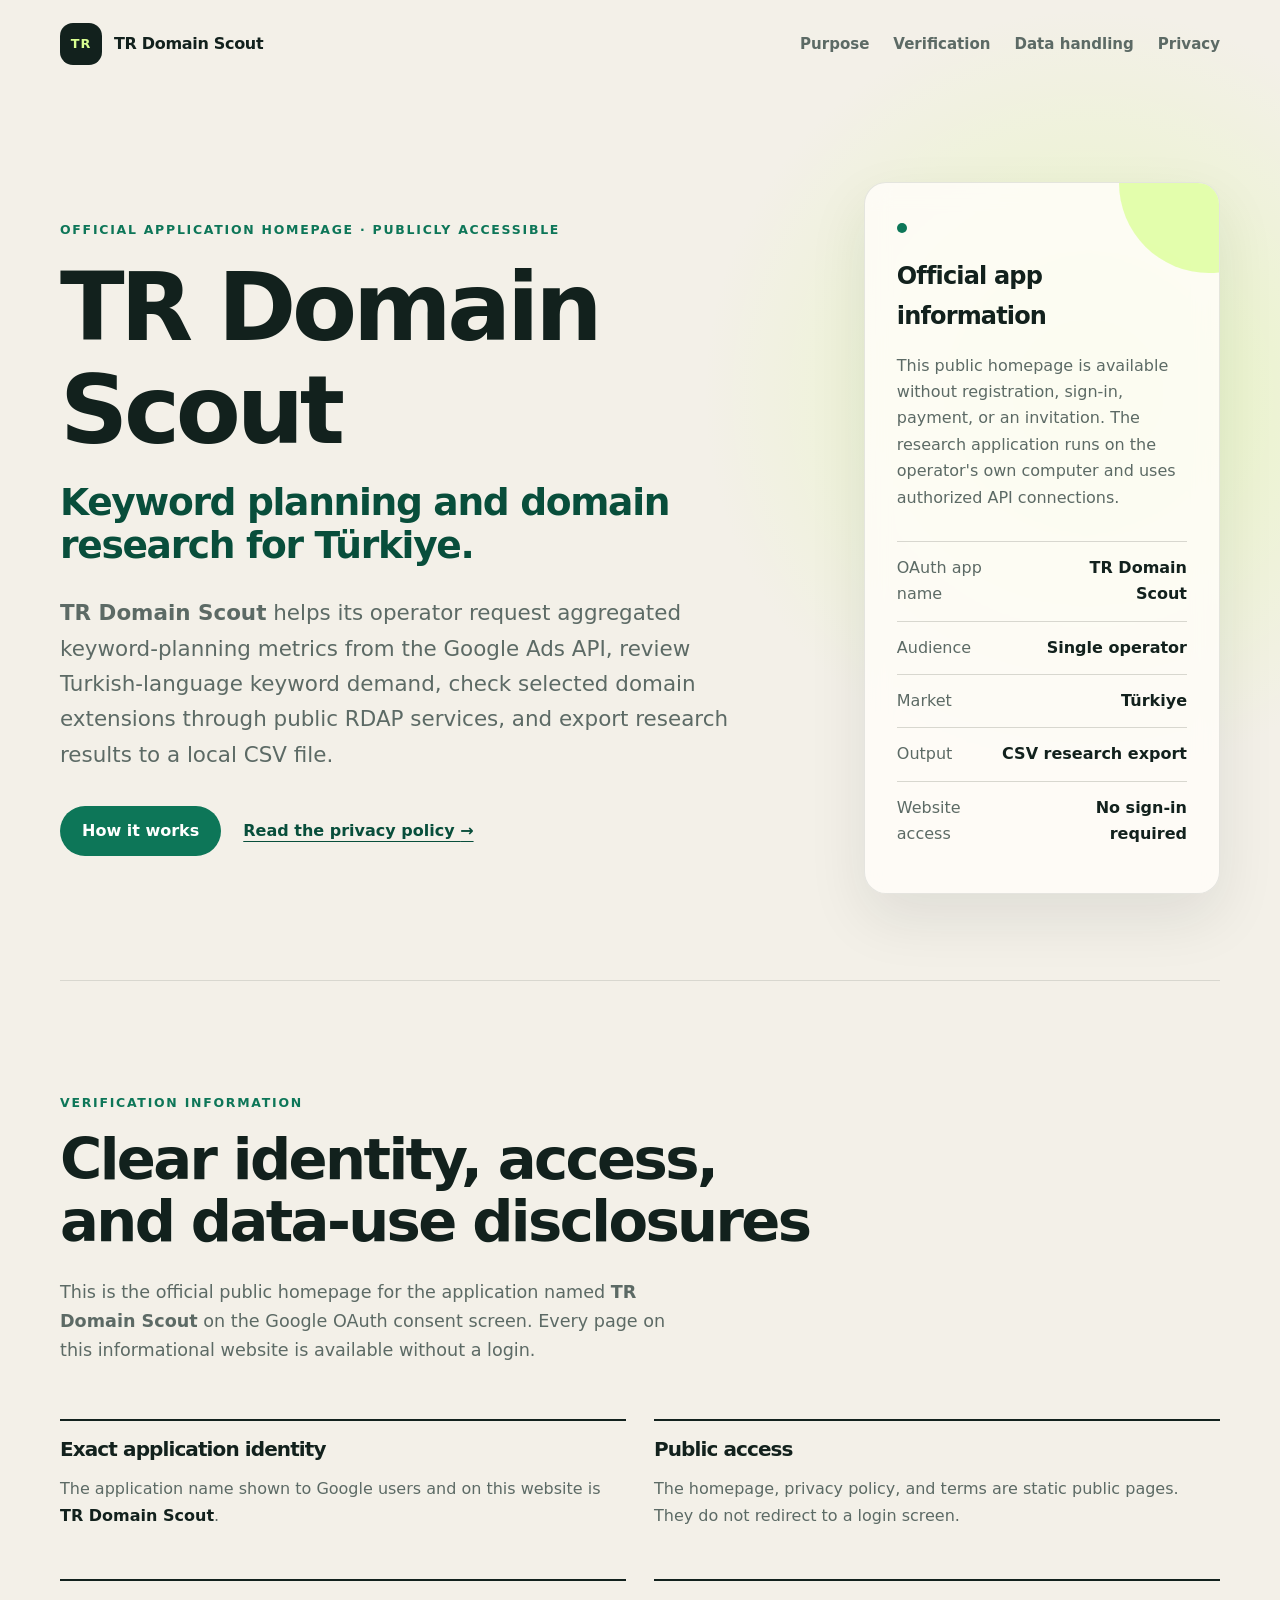
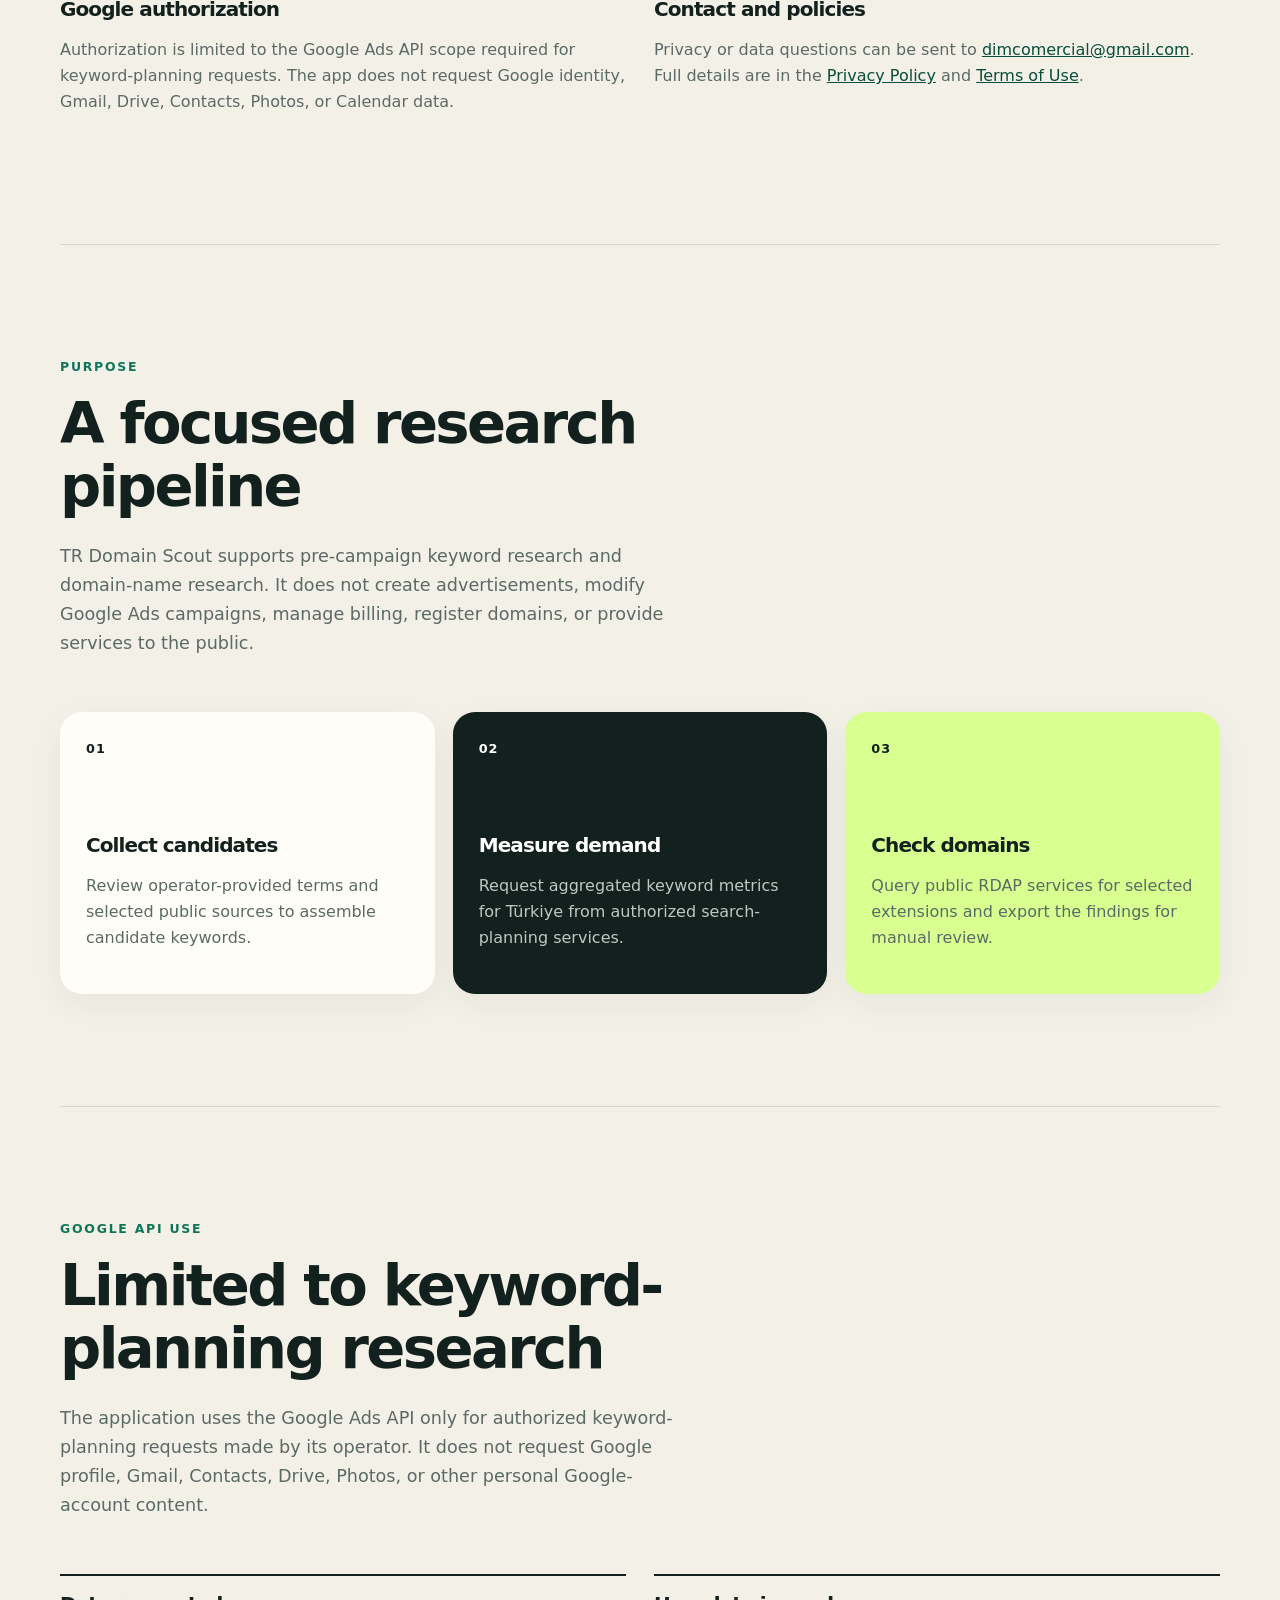
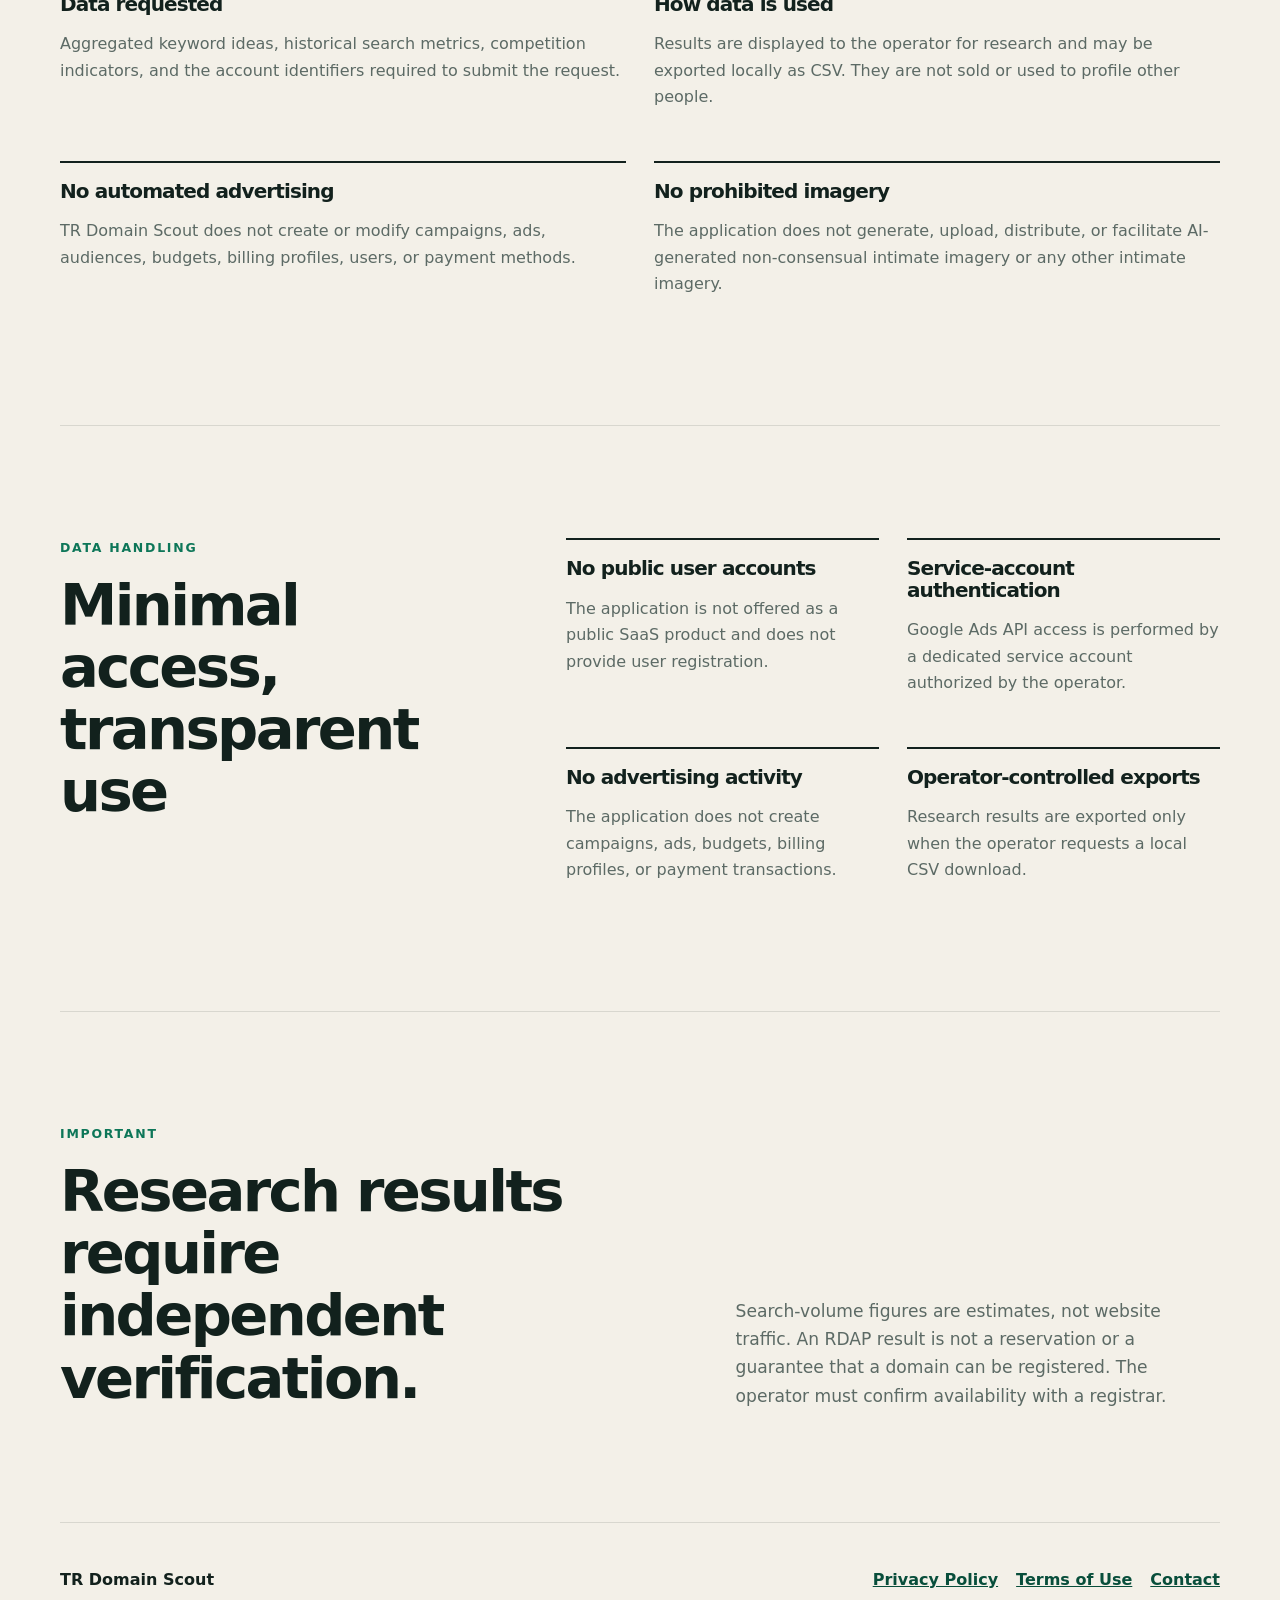
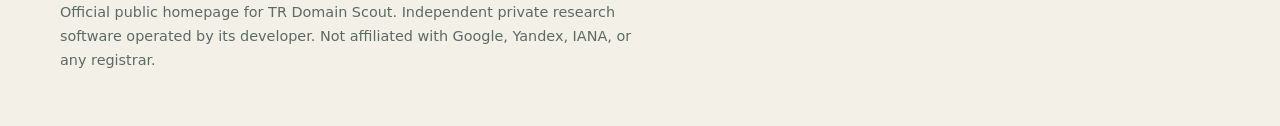
<file: index.html>
<!doctype html>
<html lang="en">
<head>
  <meta charset="utf-8">
  <meta name="viewport" content="width=device-width, initial-scale=1">
  <meta name="robots" content="index, follow">
  <meta name="description" content="TR Domain Scout is a private, locally operated application for Turkish keyword planning research and domain availability checks.">
  <link rel="canonical" href="https://dimcomerical-ai.github.io/">
  <link rel="icon" href="favicon.svg" type="image/svg+xml">
  <title>TR Domain Scout</title>
  <link rel="stylesheet" href="styles.css">
</head>
<body>
  <header class="site-header">
    <a class="brand" href="./" aria-label="TR Domain Scout home">
      <span class="brand-mark" aria-hidden="true">TR</span>
      <span>TR Domain Scout</span>
    </a>
    <nav aria-label="Primary navigation">
      <a href="#purpose">Purpose</a>
      <a href="#verification">Verification</a>
      <a href="#data">Data handling</a>
      <a href="privacy.html">Privacy</a>
    </nav>
  </header>

  <main>
    <section class="hero">
      <div class="hero-copy">
        <p class="eyebrow">Official application homepage · Publicly accessible</p>
        <h1>TR Domain Scout</h1>
        <p class="hero-tagline">Keyword planning and domain research for Türkiye.</p>
        <p class="lede">
          <strong>TR Domain Scout</strong> helps its operator request aggregated keyword-planning metrics
          from the Google Ads API, review Turkish-language keyword demand, check selected domain extensions
          through public RDAP services, and export research results to a local CSV file.
        </p>
        <div class="hero-actions">
          <a class="button" href="#purpose">How it works</a>
          <a class="text-link" href="privacy.html">Read the privacy policy <span aria-hidden="true">→</span></a>
        </div>
      </div>
      <aside class="status-card" aria-label="Application summary">
        <span class="status-dot" aria-hidden="true"></span>
        <p class="status-title">Official app information</p>
        <p>This public homepage is available without registration, sign-in, payment, or an invitation. The research application runs on the operator's own computer and uses authorized API connections.</p>
        <dl>
          <div><dt>OAuth app name</dt><dd>TR Domain Scout</dd></div>
          <div><dt>Audience</dt><dd>Single operator</dd></div>
          <div><dt>Market</dt><dd>Türkiye</dd></div>
          <div><dt>Output</dt><dd>CSV research export</dd></div>
          <div><dt>Website access</dt><dd>No sign-in required</dd></div>
        </dl>
      </aside>
    </section>

    <section class="section" id="verification">
      <div class="section-heading">
        <p class="eyebrow">Verification information</p>
        <h2>Clear identity, access, and data-use disclosures</h2>
        <p>
          This is the official public homepage for the application named <strong>TR Domain Scout</strong> on
          the Google OAuth consent screen. Every page on this informational website is available without a login.
        </p>
      </div>
      <div class="data-grid verification-grid">
        <div>
          <h3>Exact application identity</h3>
          <p>The application name shown to Google users and on this website is <strong>TR Domain Scout</strong>.</p>
        </div>
        <div>
          <h3>Public access</h3>
          <p>The homepage, privacy policy, and terms are static public pages. They do not redirect to a login screen.</p>
        </div>
        <div>
          <h3>Google authorization</h3>
          <p>Authorization is limited to the Google Ads API scope required for keyword-planning requests. The app does not request Google identity, Gmail, Drive, Contacts, Photos, or Calendar data.</p>
        </div>
        <div>
          <h3>Contact and policies</h3>
          <p>Privacy or data questions can be sent to <a href="mailto:dimcomercial@gmail.com">dimcomercial@gmail.com</a>. Full details are in the <a href="privacy.html">Privacy Policy</a> and <a href="terms.html">Terms of Use</a>.</p>
        </div>
      </div>
    </section>

    <section class="section" id="purpose">
      <div class="section-heading">
        <p class="eyebrow">Purpose</p>
        <h2>A focused research pipeline</h2>
        <p>
          TR Domain Scout supports pre-campaign keyword research and domain-name research. It does not create
          advertisements, modify Google Ads campaigns, manage billing, register domains, or provide services
          to the public.
        </p>
      </div>
      <div class="steps">
        <article>
          <span class="step-number">01</span>
          <h3>Collect candidates</h3>
          <p>Review operator-provided terms and selected public sources to assemble candidate keywords.</p>
        </article>
        <article>
          <span class="step-number">02</span>
          <h3>Measure demand</h3>
          <p>Request aggregated keyword metrics for Türkiye from authorized search-planning services.</p>
        </article>
        <article>
          <span class="step-number">03</span>
          <h3>Check domains</h3>
          <p>Query public RDAP services for selected extensions and export the findings for manual review.</p>
        </article>
      </div>
    </section>

    <section class="section" id="google-api-use">
      <div class="section-heading">
        <p class="eyebrow">Google API use</p>
        <h2>Limited to keyword-planning research</h2>
        <p>
          The application uses the Google Ads API only for authorized keyword-planning requests made by its
          operator. It does not request Google profile, Gmail, Contacts, Drive, Photos, or other personal
          Google-account content.
        </p>
      </div>
      <div class="data-grid">
        <div>
          <h3>Data requested</h3>
          <p>Aggregated keyword ideas, historical search metrics, competition indicators, and the account identifiers required to submit the request.</p>
        </div>
        <div>
          <h3>How data is used</h3>
          <p>Results are displayed to the operator for research and may be exported locally as CSV. They are not sold or used to profile other people.</p>
        </div>
        <div>
          <h3>No automated advertising</h3>
          <p>TR Domain Scout does not create or modify campaigns, ads, audiences, budgets, billing profiles, users, or payment methods.</p>
        </div>
        <div>
          <h3>No prohibited imagery</h3>
          <p>The application does not generate, upload, distribute, or facilitate AI-generated non-consensual intimate imagery or any other intimate imagery.</p>
        </div>
      </div>
    </section>

    <section class="section data-section" id="data">
      <div class="section-heading">
        <p class="eyebrow">Data handling</p>
        <h2>Minimal access, transparent use</h2>
      </div>
      <div class="data-grid">
        <div>
          <h3>No public user accounts</h3>
          <p>The application is not offered as a public SaaS product and does not provide user registration.</p>
        </div>
        <div>
          <h3>Service-account authentication</h3>
          <p>Google Ads API access is performed by a dedicated service account authorized by the operator.</p>
        </div>
        <div>
          <h3>No advertising activity</h3>
          <p>The application does not create campaigns, ads, budgets, billing profiles, or payment transactions.</p>
        </div>
        <div>
          <h3>Operator-controlled exports</h3>
          <p>Research results are exported only when the operator requests a local CSV download.</p>
        </div>
      </div>
    </section>

    <section class="section notice">
      <div>
        <p class="eyebrow">Important</p>
        <h2>Research results require independent verification.</h2>
      </div>
      <p>
        Search-volume figures are estimates, not website traffic. An RDAP result is not a reservation or a
        guarantee that a domain can be registered. The operator must confirm availability with a registrar.
      </p>
    </section>
  </main>

  <footer>
    <div>
      <strong>TR Domain Scout</strong>
      <p>Official public homepage for TR Domain Scout. Independent private research software operated by its developer. Not affiliated with Google, Yandex, IANA, or any registrar.</p>
    </div>
    <div class="footer-links">
      <a href="privacy.html">Privacy Policy</a>
      <a href="terms.html">Terms of Use</a>
      <a href="mailto:dimcomercial@gmail.com">Contact</a>
    </div>
  </footer>
</body>
</html>
</file>
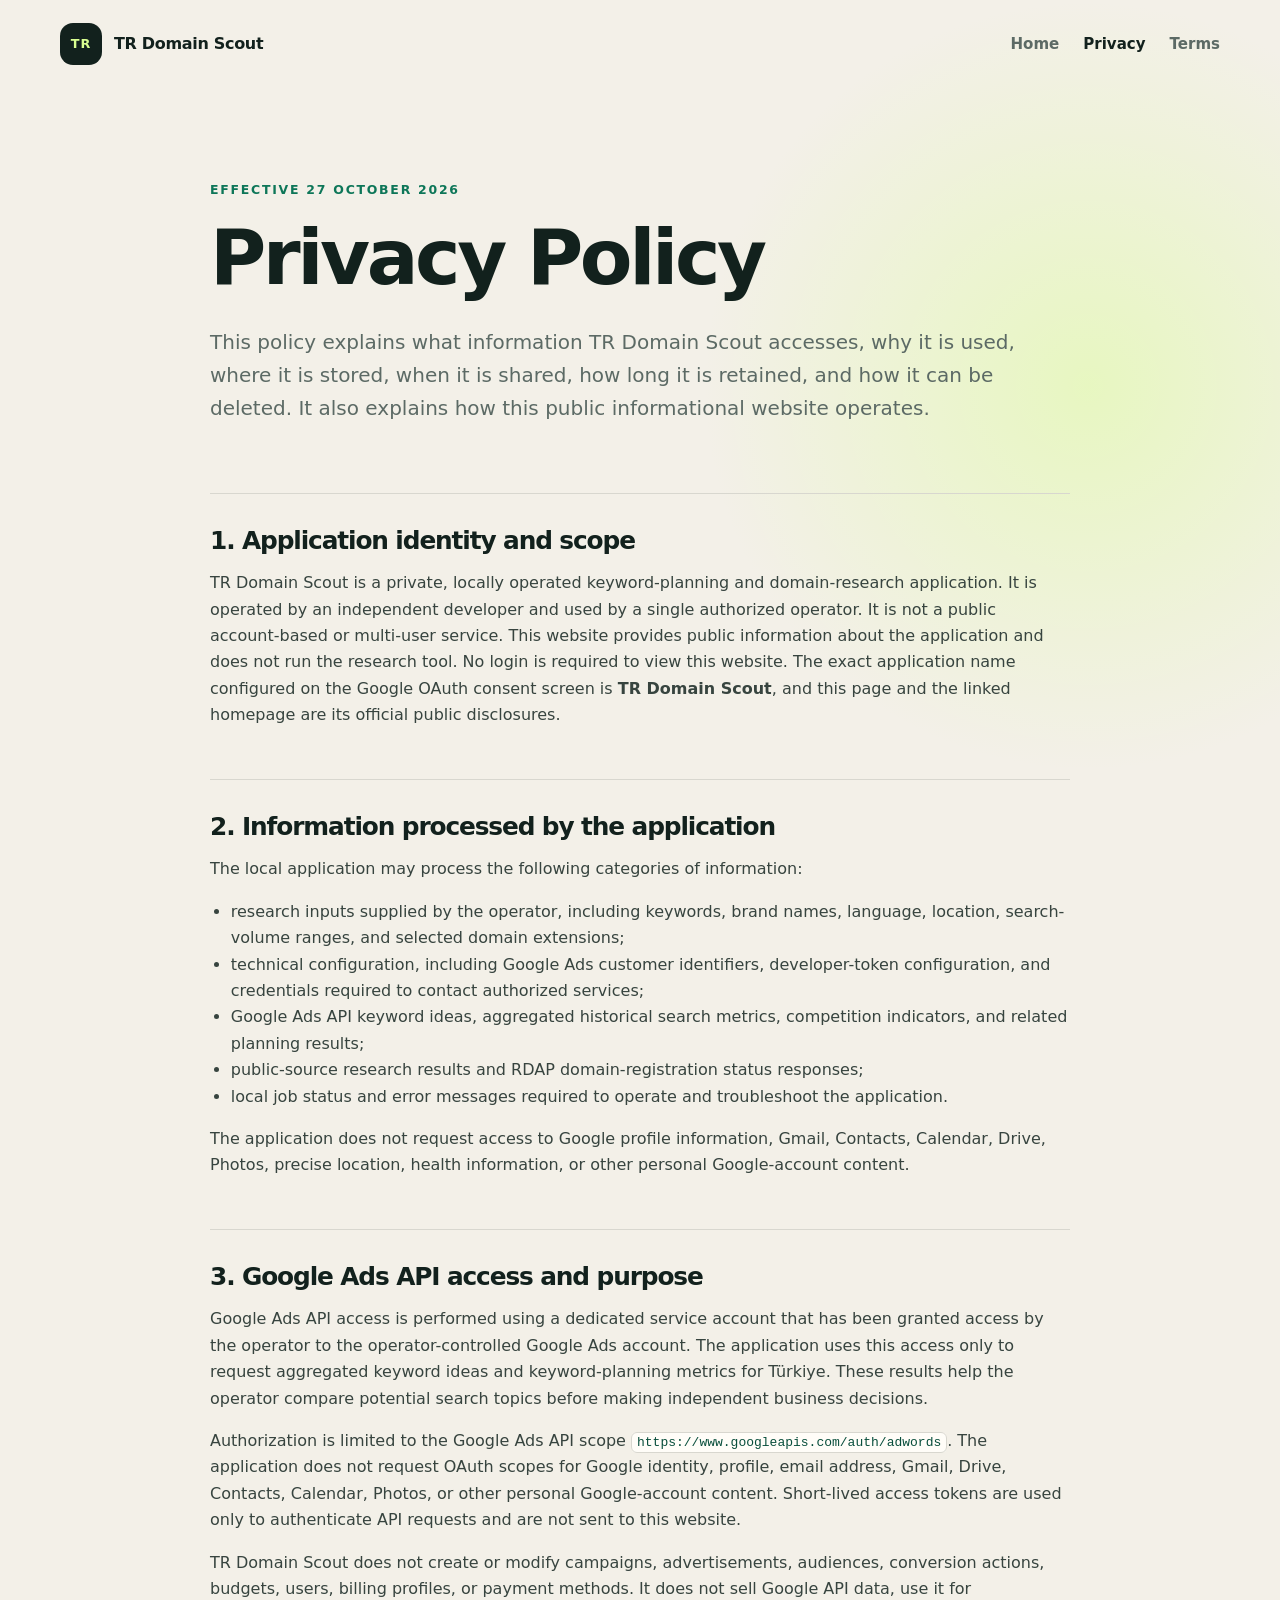
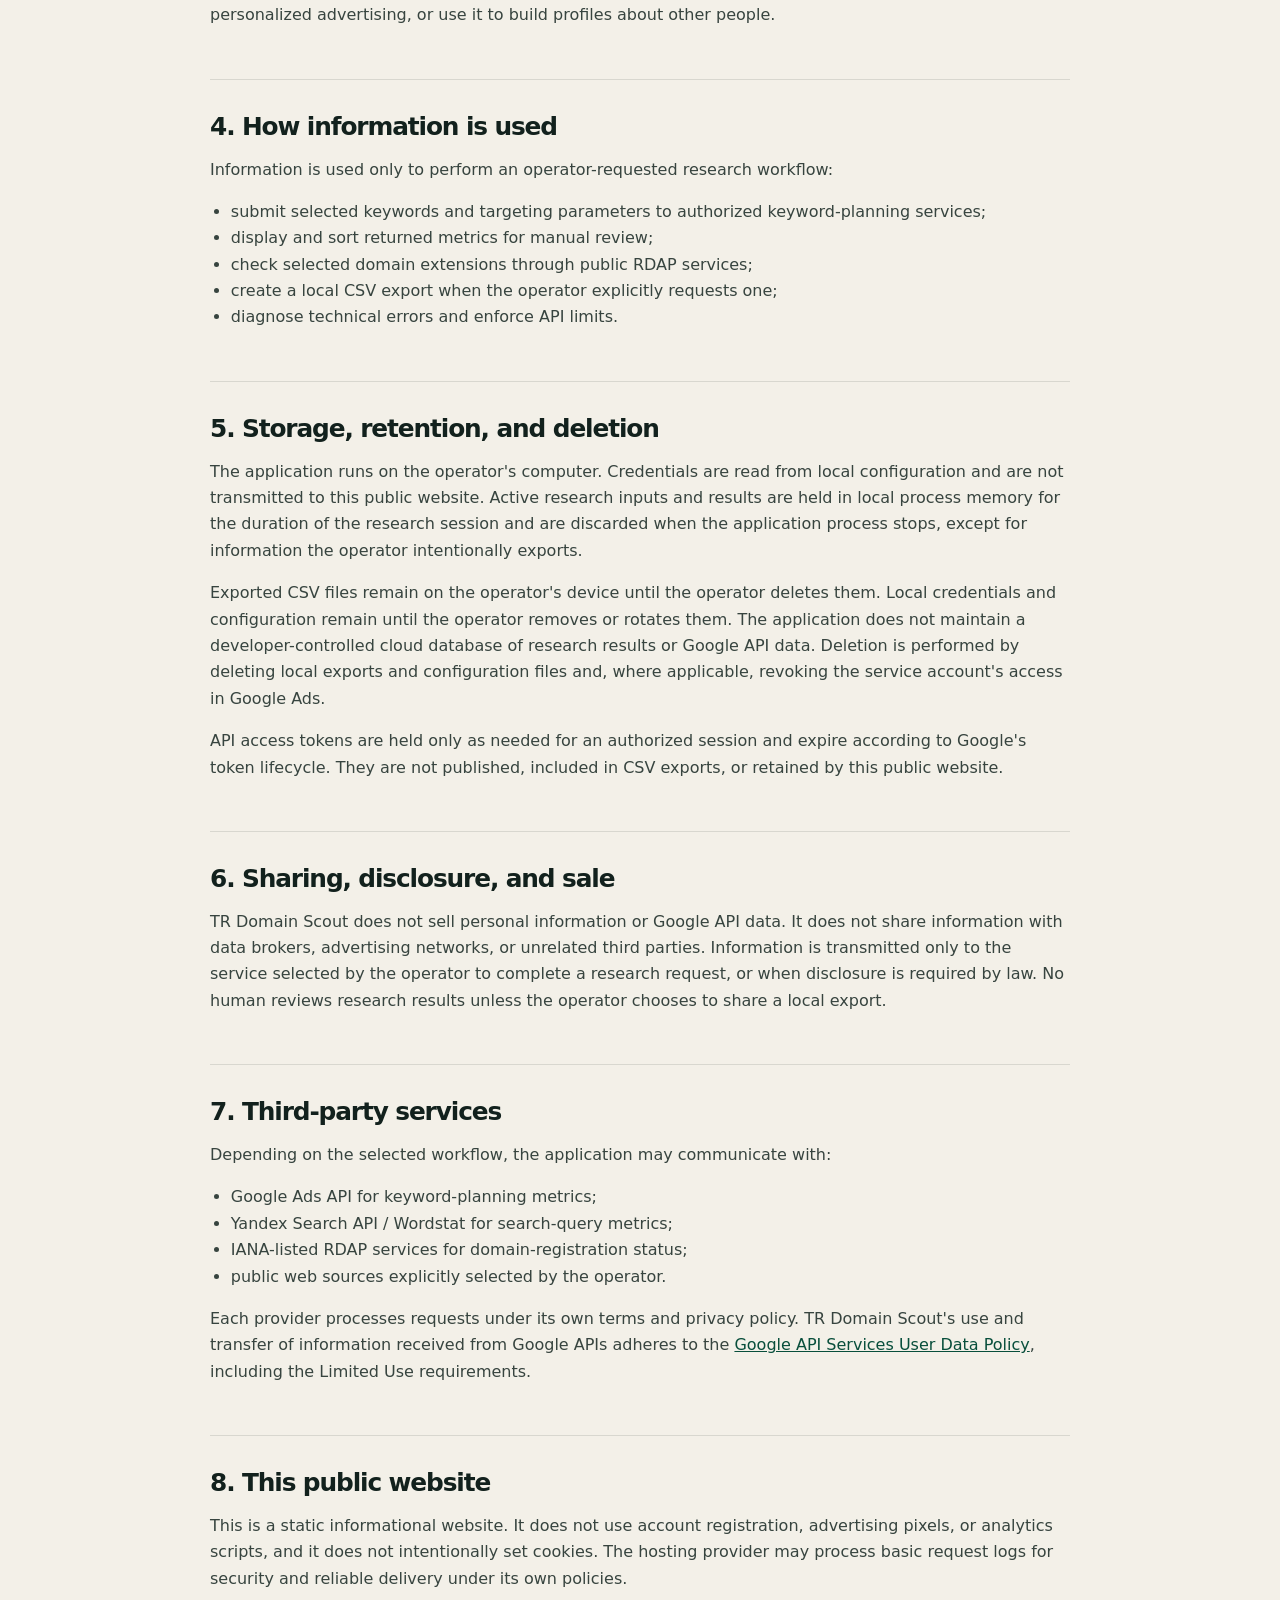
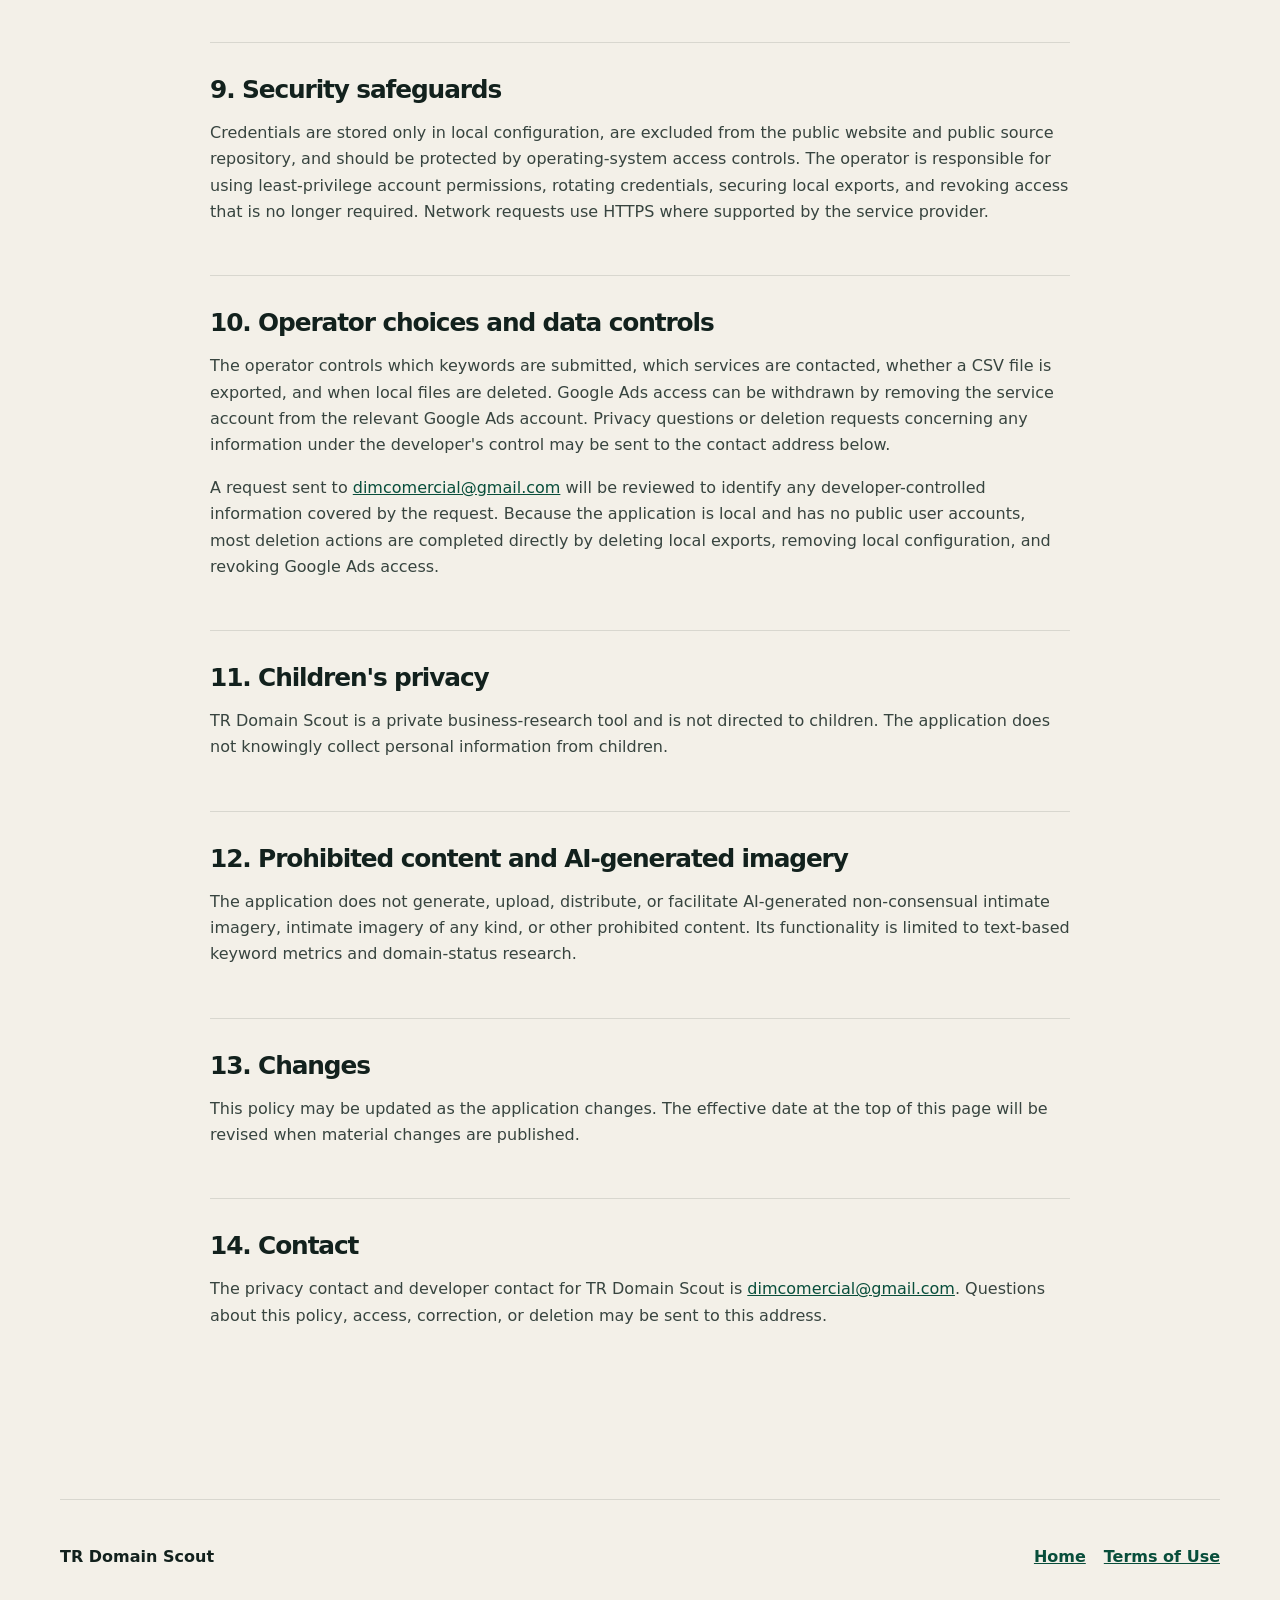
<file: privacy.html>
<!doctype html>
<html lang="en">
<head>
  <meta charset="utf-8">
  <meta name="viewport" content="width=device-width, initial-scale=1">
  <meta name="robots" content="index, follow">
  <meta name="description" content="Privacy Policy describing the data collection, use, storage, sharing, retention, and deletion practices of TR Domain Scout.">
  <link rel="canonical" href="https://dimcomerical-ai.github.io/privacy.html">
  <link rel="icon" href="favicon.svg" type="image/svg+xml">
  <title>Privacy Policy · TR Domain Scout</title>
  <link rel="stylesheet" href="styles.css">
</head>
<body>
  <header class="site-header">
    <a class="brand" href="./" aria-label="TR Domain Scout home">
      <span class="brand-mark" aria-hidden="true">TR</span>
      <span>TR Domain Scout</span>
    </a>
    <nav aria-label="Primary navigation">
      <a href="./">Home</a>
      <a aria-current="page" href="privacy.html">Privacy</a>
      <a href="terms.html">Terms</a>
    </nav>
  </header>

  <main class="legal-page">
    <p class="eyebrow">Effective 27 October 2026</p>
    <h1>Privacy Policy</h1>
    <p class="legal-intro">
      This policy explains what information TR Domain Scout accesses, why it is used, where it is stored,
      when it is shared, how long it is retained, and how it can be deleted. It also explains how this public
      informational website operates.
    </p>

    <section>
      <h2>1. Application identity and scope</h2>
      <p>
        TR Domain Scout is a private, locally operated keyword-planning and domain-research application.
        It is operated by an independent developer and used by a single authorized operator. It is not a
        public account-based or multi-user service. This website provides public information about the
        application and does not run the research tool. No login is required to view this website. The exact
        application name configured on the Google OAuth consent screen is <strong>TR Domain Scout</strong>, and
        this page and the linked homepage are its official public disclosures.
      </p>
    </section>

    <section>
      <h2>2. Information processed by the application</h2>
      <p>The local application may process the following categories of information:</p>
      <ul>
        <li>research inputs supplied by the operator, including keywords, brand names, language, location, search-volume ranges, and selected domain extensions;</li>
        <li>technical configuration, including Google Ads customer identifiers, developer-token configuration, and credentials required to contact authorized services;</li>
        <li>Google Ads API keyword ideas, aggregated historical search metrics, competition indicators, and related planning results;</li>
        <li>public-source research results and RDAP domain-registration status responses;</li>
        <li>local job status and error messages required to operate and troubleshoot the application.</li>
      </ul>
      <p>
        The application does not request access to Google profile information, Gmail, Contacts, Calendar,
        Drive, Photos, precise location, health information, or other personal Google-account content.
      </p>
    </section>

    <section>
      <h2>3. Google Ads API access and purpose</h2>
      <p>
        Google Ads API access is performed using a dedicated service account that has been granted access by
        the operator to the operator-controlled Google Ads account. The application uses this access only to
        request aggregated keyword ideas and keyword-planning metrics for Türkiye. These results help the
        operator compare potential search topics before making independent business decisions.
      </p>
      <p>
        Authorization is limited to the Google Ads API scope
        <code>https://www.googleapis.com/auth/adwords</code>. The application does not request OAuth scopes for
        Google identity, profile, email address, Gmail, Drive, Contacts, Calendar, Photos, or other personal
        Google-account content. Short-lived access tokens are used only to authenticate API requests and are
        not sent to this website.
      </p>
      <p>
        TR Domain Scout does not create or modify campaigns, advertisements, audiences, conversion actions,
        budgets, users, billing profiles, or payment methods. It does not sell Google API data, use it for
        personalized advertising, or use it to build profiles about other people.
      </p>
    </section>

    <section>
      <h2>4. How information is used</h2>
      <p>Information is used only to perform an operator-requested research workflow:</p>
      <ul>
        <li>submit selected keywords and targeting parameters to authorized keyword-planning services;</li>
        <li>display and sort returned metrics for manual review;</li>
        <li>check selected domain extensions through public RDAP services;</li>
        <li>create a local CSV export when the operator explicitly requests one;</li>
        <li>diagnose technical errors and enforce API limits.</li>
      </ul>
    </section>

    <section>
      <h2>5. Storage, retention, and deletion</h2>
      <p>
        The application runs on the operator's computer. Credentials are read from local configuration and are
        not transmitted to this public website. Active research inputs and results are held in local process
        memory for the duration of the research session and are discarded when the application process stops,
        except for information the operator intentionally exports.
      </p>
      <p>
        Exported CSV files remain on the operator's device until the operator deletes them. Local credentials
        and configuration remain until the operator removes or rotates them. The application does not maintain
        a developer-controlled cloud database of research results or Google API data. Deletion is performed by
        deleting local exports and configuration files and, where applicable, revoking the service account's
        access in Google Ads.
      </p>
      <p>
        API access tokens are held only as needed for an authorized session and expire according to Google's
        token lifecycle. They are not published, included in CSV exports, or retained by this public website.
      </p>
    </section>

    <section>
      <h2>6. Sharing, disclosure, and sale</h2>
      <p>
        TR Domain Scout does not sell personal information or Google API data. It does not share information
        with data brokers, advertising networks, or unrelated third parties. Information is transmitted only
        to the service selected by the operator to complete a research request, or when disclosure is required
        by law. No human reviews research results unless the operator chooses to share a local export.
      </p>
    </section>

    <section>
      <h2>7. Third-party services</h2>
      <p>Depending on the selected workflow, the application may communicate with:</p>
      <ul>
        <li>Google Ads API for keyword-planning metrics;</li>
        <li>Yandex Search API / Wordstat for search-query metrics;</li>
        <li>IANA-listed RDAP services for domain-registration status;</li>
        <li>public web sources explicitly selected by the operator.</li>
      </ul>
      <p>
        Each provider processes requests under its own terms and privacy policy. TR Domain Scout's use and
        transfer of information received from Google APIs adheres to the
        <a href="https://developers.google.com/terms/api-services-user-data-policy">Google API Services User Data Policy</a>,
        including the Limited Use requirements.
      </p>
    </section>

    <section>
      <h2>8. This public website</h2>
      <p>
        This is a static informational website. It does not use account registration, advertising pixels, or
        analytics scripts, and it does not intentionally set cookies. The hosting provider may process basic
        request logs for security and reliable delivery under its own policies.
      </p>
    </section>

    <section>
      <h2>9. Security safeguards</h2>
      <p>
        Credentials are stored only in local configuration, are excluded from the public website and public
        source repository, and should be protected by operating-system access controls. The operator is
        responsible for using least-privilege account permissions, rotating credentials, securing local
        exports, and revoking access that is no longer required. Network requests use HTTPS where supported by
        the service provider.
      </p>
    </section>

    <section>
      <h2>10. Operator choices and data controls</h2>
      <p>
        The operator controls which keywords are submitted, which services are contacted, whether a CSV file is
        exported, and when local files are deleted. Google Ads access can be withdrawn by removing the service
        account from the relevant Google Ads account. Privacy questions or deletion requests concerning any
        information under the developer's control may be sent to the contact address below.
      </p>
      <p>
        A request sent to <a href="mailto:dimcomercial@gmail.com">dimcomercial@gmail.com</a> will be reviewed to
        identify any developer-controlled information covered by the request. Because the application is local
        and has no public user accounts, most deletion actions are completed directly by deleting local exports,
        removing local configuration, and revoking Google Ads access.
      </p>
    </section>

    <section>
      <h2>11. Children's privacy</h2>
      <p>
        TR Domain Scout is a private business-research tool and is not directed to children. The application
        does not knowingly collect personal information from children.
      </p>
    </section>

    <section>
      <h2>12. Prohibited content and AI-generated imagery</h2>
      <p>
        The application does not generate, upload, distribute, or facilitate AI-generated non-consensual
        intimate imagery, intimate imagery of any kind, or other prohibited content. Its functionality is
        limited to text-based keyword metrics and domain-status research.
      </p>
    </section>

    <section>
      <h2>13. Changes</h2>
      <p>
        This policy may be updated as the application changes. The effective date at the top of this page will
        be revised when material changes are published.
      </p>
    </section>

    <section>
      <h2>14. Contact</h2>
      <p>
        The privacy contact and developer contact for TR Domain Scout is
        <a href="mailto:dimcomercial@gmail.com">dimcomercial@gmail.com</a>. Questions about this policy,
        access, correction, or deletion may be sent to this address.
      </p>
    </section>
  </main>

  <footer>
    <div><strong>TR Domain Scout</strong></div>
    <div class="footer-links">
      <a href="./">Home</a>
      <a href="terms.html">Terms of Use</a>
    </div>
  </footer>
</body>
</html>
</file>
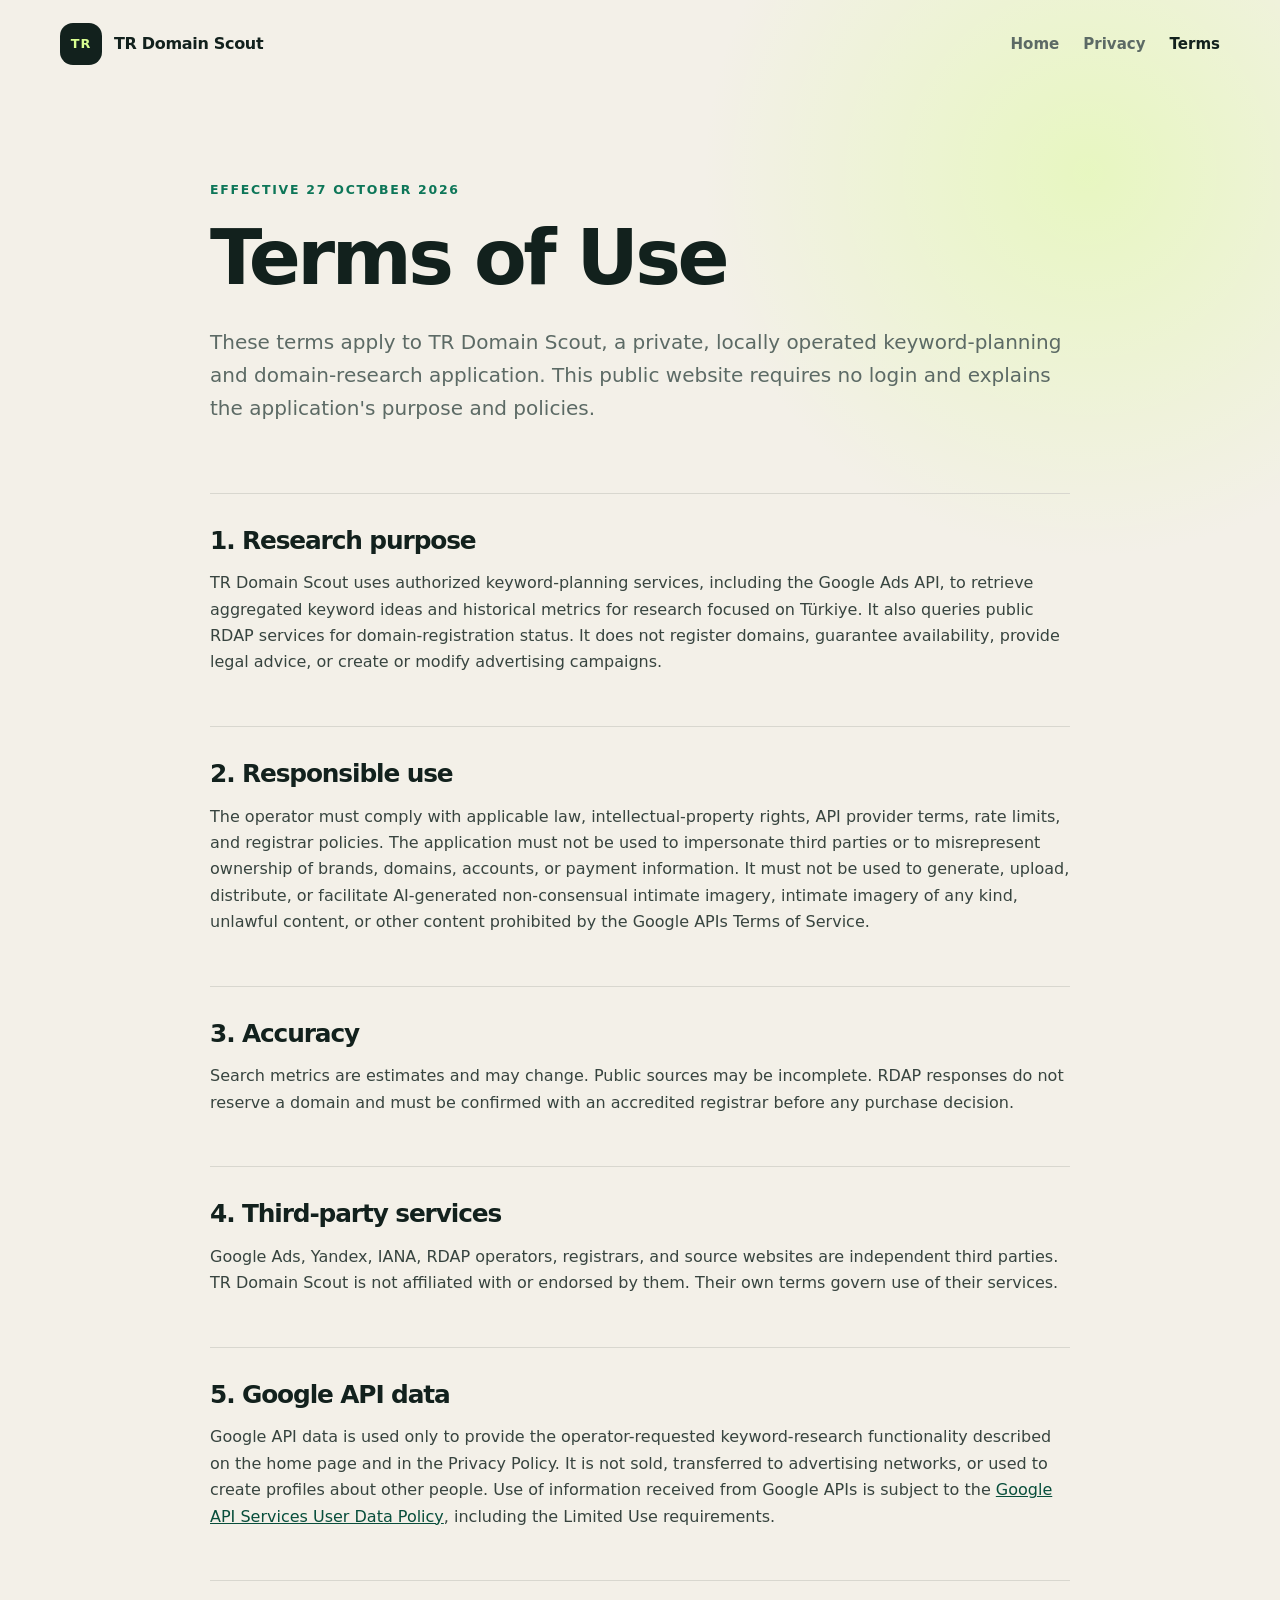
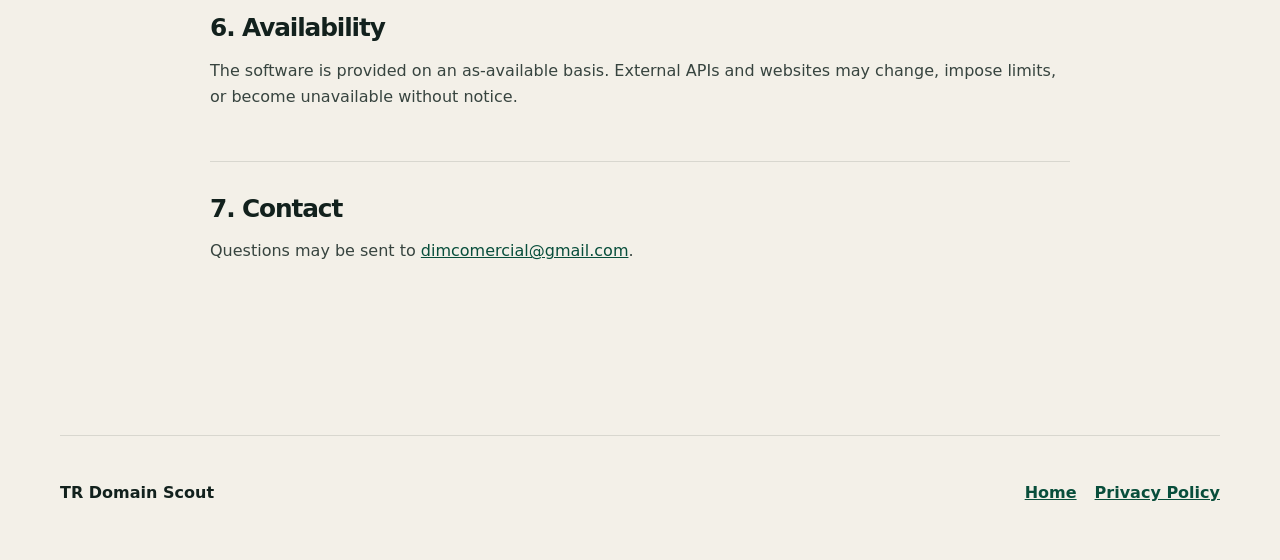
<file: terms.html>
<!doctype html>
<html lang="en">
<head>
  <meta charset="utf-8">
  <meta name="viewport" content="width=device-width, initial-scale=1">
  <meta name="robots" content="index, follow">
  <meta name="description" content="Terms of Use for TR Domain Scout.">
  <link rel="canonical" href="https://dimcomerical-ai.github.io/terms.html">
  <link rel="icon" href="favicon.svg" type="image/svg+xml">
  <title>Terms of Use · TR Domain Scout</title>
  <link rel="stylesheet" href="styles.css">
</head>
<body>
  <header class="site-header">
    <a class="brand" href="./" aria-label="TR Domain Scout home">
      <span class="brand-mark" aria-hidden="true">TR</span>
      <span>TR Domain Scout</span>
    </a>
    <nav aria-label="Primary navigation">
      <a href="./">Home</a>
      <a href="privacy.html">Privacy</a>
      <a aria-current="page" href="terms.html">Terms</a>
    </nav>
  </header>

  <main class="legal-page">
    <p class="eyebrow">Effective 27 October 2026</p>
    <h1>Terms of Use</h1>
    <p class="legal-intro">
      These terms apply to TR Domain Scout, a private, locally operated keyword-planning and domain-research
      application. This public website requires no login and explains the application's purpose and policies.
    </p>

    <section>
      <h2>1. Research purpose</h2>
      <p>
        TR Domain Scout uses authorized keyword-planning services, including the Google Ads API, to retrieve
        aggregated keyword ideas and historical metrics for research focused on Türkiye. It also queries public
        RDAP services for domain-registration status. It does not register domains, guarantee availability,
        provide legal advice, or create or modify advertising campaigns.
      </p>
    </section>
    <section>
      <h2>2. Responsible use</h2>
      <p>
        The operator must comply with applicable law, intellectual-property rights, API provider terms, rate
        limits, and registrar policies. The application must not be used to impersonate third parties or to
        misrepresent ownership of brands, domains, accounts, or payment information. It must not be used to
        generate, upload, distribute, or facilitate AI-generated non-consensual intimate imagery, intimate
        imagery of any kind, unlawful content, or other content prohibited by the Google APIs Terms of Service.
      </p>
    </section>
    <section>
      <h2>3. Accuracy</h2>
      <p>
        Search metrics are estimates and may change. Public sources may be incomplete. RDAP responses do not
        reserve a domain and must be confirmed with an accredited registrar before any purchase decision.
      </p>
    </section>
    <section>
      <h2>4. Third-party services</h2>
      <p>
        Google Ads, Yandex, IANA, RDAP operators, registrars, and source websites are independent third parties.
        TR Domain Scout is not affiliated with or endorsed by them. Their own terms govern use of their services.
      </p>
    </section>
    <section>
      <h2>5. Google API data</h2>
      <p>
        Google API data is used only to provide the operator-requested keyword-research functionality described
        on the home page and in the Privacy Policy. It is not sold, transferred to advertising networks, or used
        to create profiles about other people. Use of information received from Google APIs is subject to the
        <a href="https://developers.google.com/terms/api-services-user-data-policy">Google API Services User Data Policy</a>,
        including the Limited Use requirements.
      </p>
    </section>
    <section>
      <h2>6. Availability</h2>
      <p>
        The software is provided on an as-available basis. External APIs and websites may change, impose limits,
        or become unavailable without notice.
      </p>
    </section>
    <section>
      <h2>7. Contact</h2>
      <p>Questions may be sent to <a href="mailto:dimcomercial@gmail.com">dimcomercial@gmail.com</a>.</p>
    </section>
  </main>

  <footer>
    <div><strong>TR Domain Scout</strong></div>
    <div class="footer-links">
      <a href="./">Home</a>
      <a href="privacy.html">Privacy Policy</a>
    </div>
  </footer>
</body>
</html>
</file>
<file: styles.css>
:root {
  --ink: #12211d;
  --muted: #5c6a65;
  --paper: #f3f0e8;
  --panel: #fffdf8;
  --line: #d8d7cf;
  --accent: #0d7658;
  --accent-dark: #084e3b;
  --warm: #d9ff91;
  --radius: 22px;
  --shadow: 0 24px 60px rgba(18, 33, 29, 0.09);
}

* { box-sizing: border-box; }

html { scroll-behavior: smooth; }

body {
  margin: 0;
  background:
    radial-gradient(circle at 85% 8%, rgba(217, 255, 145, 0.45), transparent 24rem),
    var(--paper);
  color: var(--ink);
  font-family: Inter, ui-sans-serif, system-ui, -apple-system, BlinkMacSystemFont, "Segoe UI", sans-serif;
  line-height: 1.65;
}

a { color: var(--accent-dark); }
a:hover { color: var(--accent); }
a:focus-visible { outline: 3px solid var(--warm); outline-offset: 4px; }

.site-header,
main,
footer {
  width: min(1160px, calc(100% - 40px));
  margin-inline: auto;
}

.site-header {
  min-height: 88px;
  display: flex;
  align-items: center;
  justify-content: space-between;
  gap: 24px;
}

.brand {
  display: inline-flex;
  align-items: center;
  gap: 12px;
  color: var(--ink);
  font-weight: 760;
  text-decoration: none;
  letter-spacing: -0.02em;
}

.brand-mark {
  width: 42px;
  height: 42px;
  display: grid;
  place-items: center;
  border-radius: 13px;
  background: var(--ink);
  color: var(--warm);
  font-size: 0.8rem;
  letter-spacing: 0.08em;
}

nav { display: flex; gap: 24px; }
nav a { color: var(--muted); font-size: 0.94rem; font-weight: 650; text-decoration: none; }
nav a[aria-current="page"] { color: var(--ink); }

.hero {
  min-height: 640px;
  padding: 94px 0 86px;
  display: grid;
  grid-template-columns: minmax(0, 1.35fr) minmax(300px, 0.65fr);
  align-items: center;
  gap: 64px;
}

.eyebrow {
  margin: 0 0 16px;
  color: var(--accent);
  font-size: 0.78rem;
  font-weight: 800;
  letter-spacing: 0.14em;
  text-transform: uppercase;
}

h1, h2, h3 { line-height: 1.08; letter-spacing: -0.045em; }
h1 { max-width: 780px; margin: 0; font-size: clamp(3.2rem, 7.4vw, 6.9rem); }
h2 { margin: 0; font-size: clamp(2.2rem, 4.5vw, 4.4rem); }
h3 { margin: 0 0 12px; font-size: 1.25rem; }

.hero-tagline {
  max-width: 760px;
  margin: 20px 0 0;
  color: var(--accent-dark);
  font-size: clamp(1.5rem, 3vw, 2.35rem);
  font-weight: 760;
  letter-spacing: -0.035em;
  line-height: 1.15;
}

.lede {
  max-width: 700px;
  margin: 28px 0 0;
  color: var(--muted);
  font-size: clamp(1.08rem, 2vw, 1.34rem);
}

.hero-actions { margin-top: 34px; display: flex; flex-wrap: wrap; align-items: center; gap: 22px; }
.button {
  display: inline-flex;
  min-height: 50px;
  align-items: center;
  padding: 0 22px;
  border-radius: 999px;
  background: var(--accent);
  color: white;
  font-weight: 760;
  text-decoration: none;
}
.button:hover { background: var(--accent-dark); color: white; }
.text-link { font-weight: 720; text-decoration-thickness: 1px; text-underline-offset: 5px; }

.status-card {
  position: relative;
  padding: 32px;
  overflow: hidden;
  border: 1px solid rgba(18, 33, 29, 0.1);
  border-radius: var(--radius);
  background: rgba(255, 253, 248, 0.86);
  box-shadow: var(--shadow);
  backdrop-filter: blur(12px);
}
.status-card::after {
  content: "";
  position: absolute;
  width: 180px;
  height: 180px;
  right: -80px;
  top: -90px;
  border-radius: 50%;
  background: var(--warm);
  opacity: 0.72;
}
.status-dot { display: inline-block; width: 10px; height: 10px; border-radius: 50%; background: var(--accent); }
.status-title { margin: 16px 0 2px; font-size: 1.5rem; font-weight: 780; letter-spacing: -0.035em; }
.status-card > p:not(.status-title) { color: var(--muted); }
.status-card dl { margin: 30px 0 0; }
.status-card dl div { display: flex; justify-content: space-between; gap: 16px; padding: 13px 0; border-top: 1px solid var(--line); }
.status-card dt { color: var(--muted); }
.status-card dd { margin: 0; font-weight: 700; text-align: right; }

.section { padding: 112px 0; border-top: 1px solid var(--line); }
.section-heading { max-width: 750px; margin-bottom: 54px; }
.section-heading > p:last-child { max-width: 630px; margin: 24px 0 0; color: var(--muted); font-size: 1.1rem; }

.steps { display: grid; grid-template-columns: repeat(3, 1fr); gap: 18px; }
.steps article { min-height: 260px; padding: 26px; border-radius: var(--radius); background: var(--panel); box-shadow: 0 10px 32px rgba(18, 33, 29, 0.05); }
.steps article:nth-child(2) { background: var(--ink); color: white; }
.steps article:nth-child(2) p { color: #bdc8c4; }
.steps article:nth-child(3) { background: var(--warm); }
.steps article p { color: var(--muted); }
.step-number { display: block; margin-bottom: 76px; font-size: 0.8rem; font-weight: 800; letter-spacing: 0.08em; }

.data-section { display: grid; grid-template-columns: 0.8fr 1.2fr; gap: 70px; }
.data-grid { display: grid; grid-template-columns: repeat(2, 1fr); gap: 34px 28px; }
.data-grid div { padding-top: 18px; border-top: 2px solid var(--ink); }
.data-grid p { color: var(--muted); }
.verification-grid strong { color: var(--ink); }
.legal-page code {
  padding: 0.14em 0.38em;
  border: 1px solid var(--line);
  border-radius: 6px;
  background: var(--panel);
  color: var(--accent-dark);
  overflow-wrap: anywhere;
}

.notice { display: grid; grid-template-columns: 1fr 0.8fr; gap: 70px; align-items: end; }
.notice p:last-child { margin: 0; color: var(--muted); font-size: 1.07rem; }

footer {
  padding: 44px 0 54px;
  display: flex;
  justify-content: space-between;
  gap: 40px;
  border-top: 1px solid var(--line);
}
footer p { max-width: 600px; margin: 8px 0 0; color: var(--muted); font-size: 0.9rem; }
.footer-links { display: flex; flex-wrap: wrap; justify-content: flex-end; gap: 18px; }
.footer-links a { font-weight: 650; }

.legal-page { max-width: 860px; padding: 92px 0 120px; }
.legal-page h1 { font-size: clamp(3rem, 6vw, 5.4rem); }
.legal-intro { margin: 26px 0 68px; color: var(--muted); font-size: 1.25rem; }
.legal-page section { padding: 34px 0; border-top: 1px solid var(--line); }
.legal-page section h2 { font-size: 1.55rem; }
.legal-page section p, .legal-page li { color: #37443f; }
.legal-page ul { padding-left: 1.3rem; }

@media (max-width: 850px) {
  .site-header { padding: 20px 0; align-items: flex-start; }
  nav { gap: 14px; flex-wrap: wrap; justify-content: flex-end; }
  .hero, .data-section, .notice { grid-template-columns: 1fr; }
  .hero { padding: 70px 0 90px; gap: 44px; }
  .steps { grid-template-columns: 1fr; }
  .steps article { min-height: auto; }
  .step-number { margin-bottom: 42px; }
}

@media (max-width: 560px) {
  .site-header, main, footer { width: min(100% - 28px, 1160px); }
  .site-header { display: block; }
  nav { margin-top: 18px; justify-content: flex-start; }
  h1 { font-size: clamp(2.75rem, 15vw, 4.2rem); }
  .section { padding: 82px 0; }
  .data-grid { grid-template-columns: 1fr; }
  footer { display: block; }
  .footer-links { margin-top: 24px; justify-content: flex-start; }
}

@media (prefers-reduced-motion: reduce) {
  html { scroll-behavior: auto; }
}
</file>
